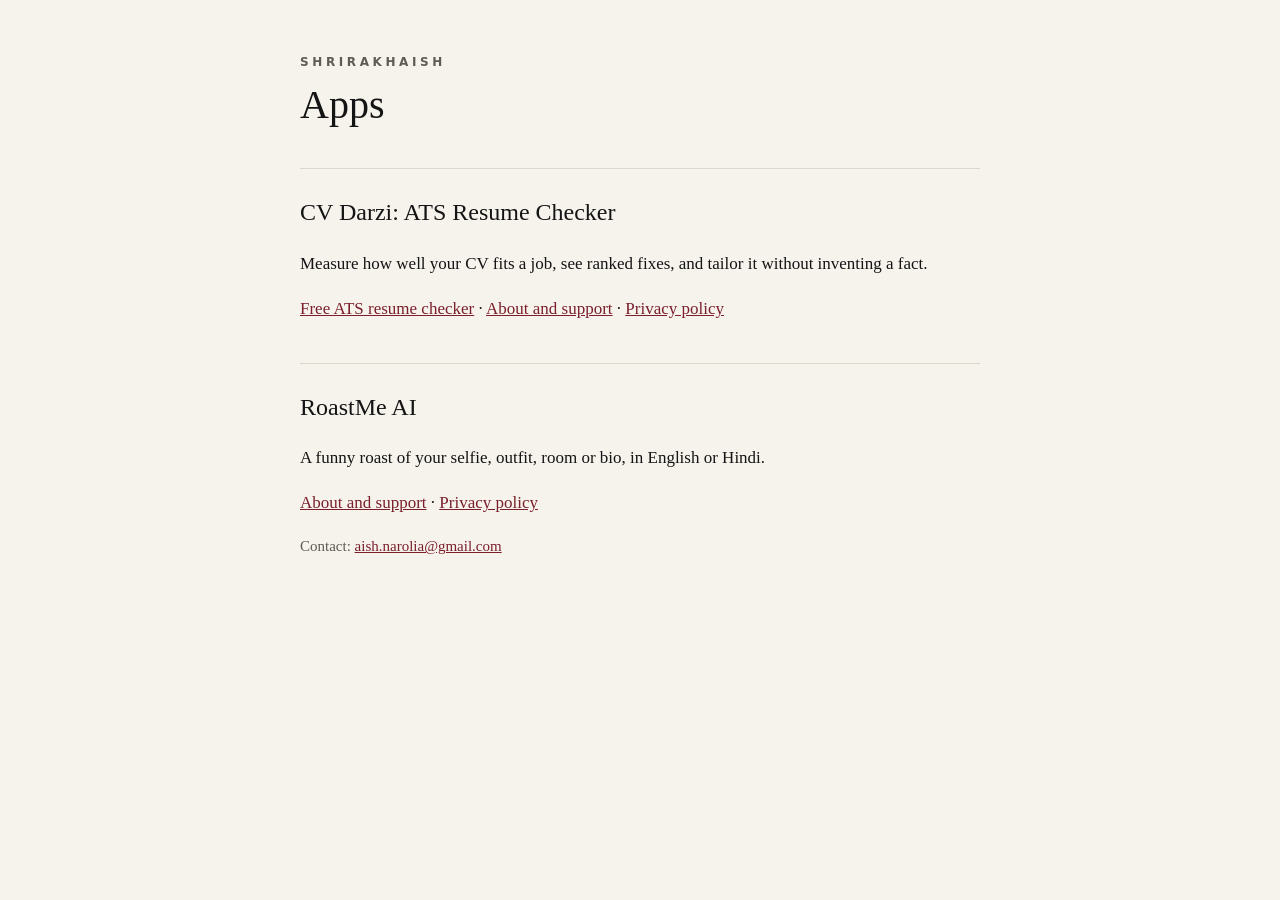
<file: index.html>
<!doctype html><html lang="en"><meta charset="utf-8"><meta name="viewport" content="width=device-width,initial-scale=1">
<title>ShriRakhAish · Apps</title><link rel="stylesheet" href="/style.css">
<main><div class="cap">ShriRakhAish</div><h1>Apps</h1>
<h2>CV Darzi: ATS Resume Checker</h2><p>Measure how well your CV fits a job, see ranked fixes, and tailor it without inventing a fact.</p>
<p><a href="/cvdarzi/ats-checker/">Free ATS resume checker</a> · <a href="/cvdarzi/">About and support</a> · <a href="/cvdarzi/privacy.html">Privacy policy</a></p>
<h2>RoastMe AI</h2><p>A funny roast of your selfie, outfit, room or bio, in English or Hindi.</p>
<p><a href="/roastme/">About and support</a> · <a href="/roastme/privacy.html">Privacy policy</a></p>
<p class="muted">Contact: <a href="mailto:aish.narolia@gmail.com">aish.narolia@gmail.com</a></p></main></html>
</file>
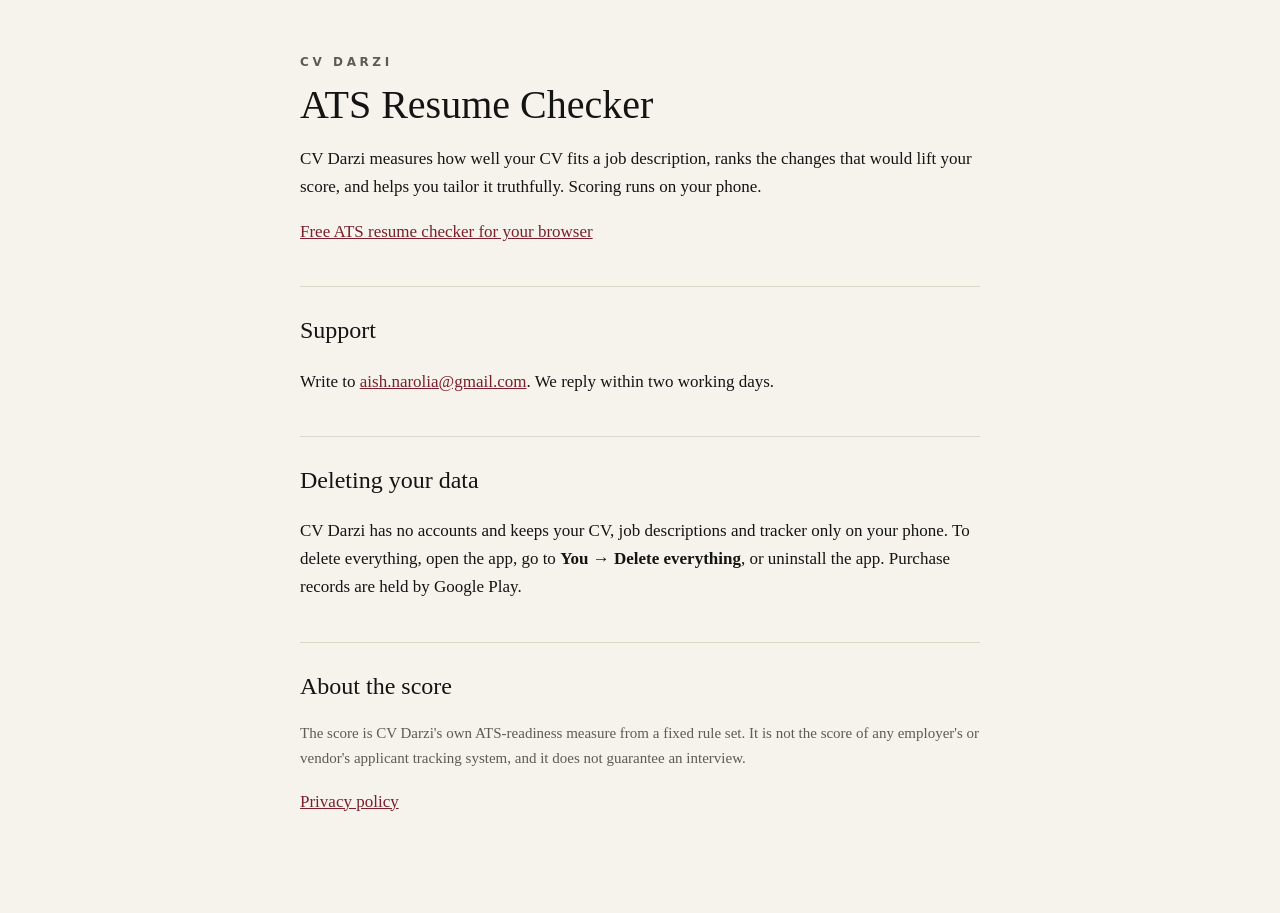
<file: cvdarzi/index.html>
<!doctype html><html lang="en"><meta charset="utf-8"><meta name="viewport" content="width=device-width,initial-scale=1">
<title>CV Darzi · Support</title><link rel="stylesheet" href="/style.css">
<main><div class="cap">CV Darzi</div><h1>ATS Resume Checker</h1>
<p>CV Darzi measures how well your CV fits a job description, ranks the changes that would lift your score, and helps you tailor it truthfully. Scoring runs on your phone.</p>
<p><a href="/cvdarzi/ats-checker/">Free ATS resume checker for your browser</a></p>
<h2>Support</h2><p>Write to <a href="mailto:aish.narolia@gmail.com">aish.narolia@gmail.com</a>. We reply within two working days.</p>
<h2>Deleting your data</h2><p>CV Darzi has no accounts and keeps your CV, job descriptions and tracker only on your phone. To delete everything, open the app, go to <b>You → Delete everything</b>, or uninstall the app. Purchase records are held by Google Play.</p>
<h2>About the score</h2><p class="muted">The score is CV Darzi's own ATS-readiness measure from a fixed rule set. It is not the score of any employer's or vendor's applicant tracking system, and it does not guarantee an interview.</p>
<p><a href="/cvdarzi/privacy.html">Privacy policy</a></p></main></html>
</file>
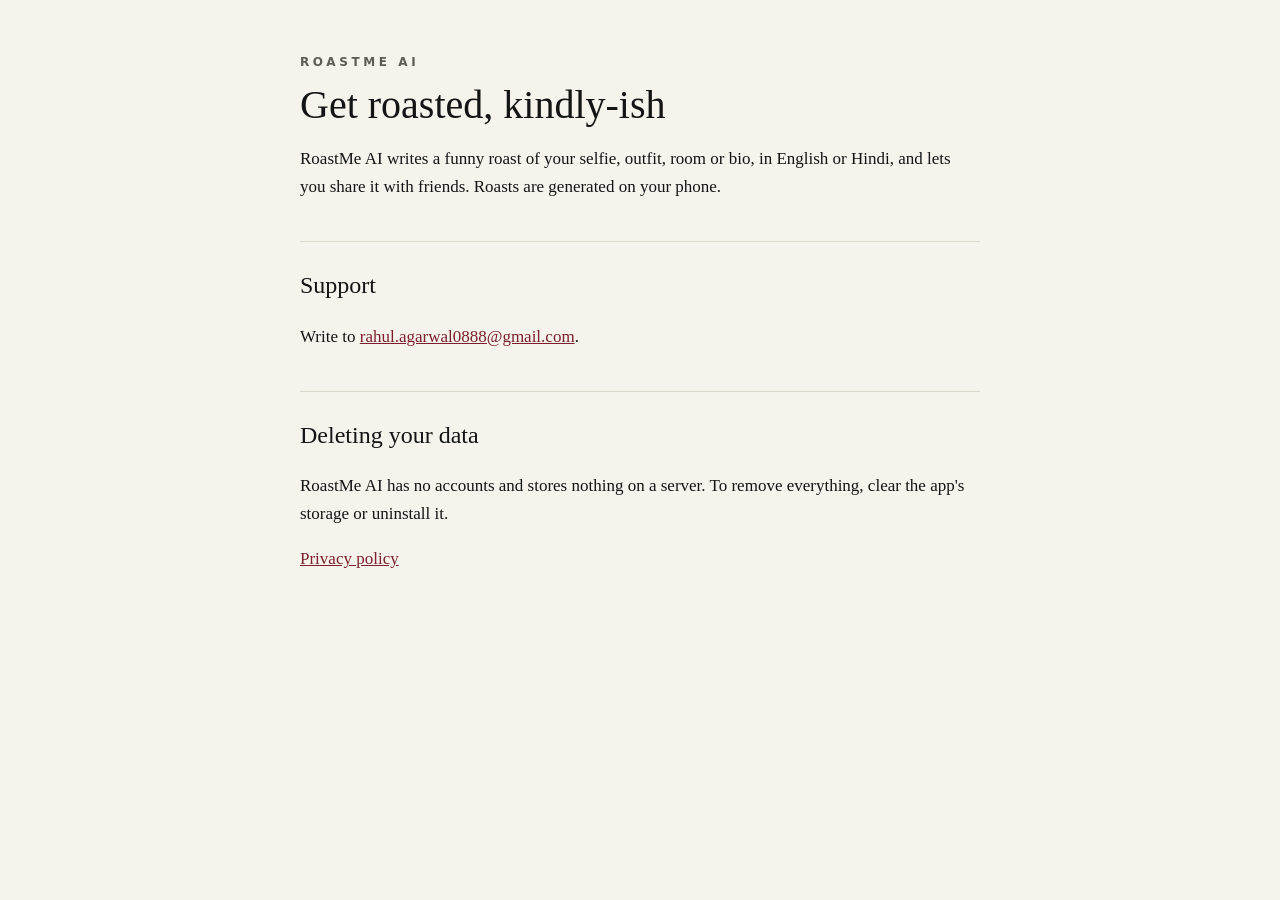
<file: roastme/index.html>
<!doctype html><html lang="en"><meta charset="utf-8"><meta name="viewport" content="width=device-width,initial-scale=1">
<title>RoastMe AI · Support</title><link rel="stylesheet" href="/style.css">
<main><div class="cap">RoastMe AI</div><h1>Get roasted, kindly-ish</h1>
<p>RoastMe AI writes a funny roast of your selfie, outfit, room or bio, in English or Hindi, and lets you share it with friends. Roasts are generated on your phone.</p>
<h2>Support</h2><p>Write to <a href="mailto:rahul.agarwal0888@gmail.com">rahul.agarwal0888@gmail.com</a>.</p>
<h2>Deleting your data</h2><p>RoastMe AI has no accounts and stores nothing on a server. To remove everything, clear the app's storage or uninstall it.</p>
<p><a href="/roastme/privacy.html">Privacy policy</a></p></main></html>
</file>
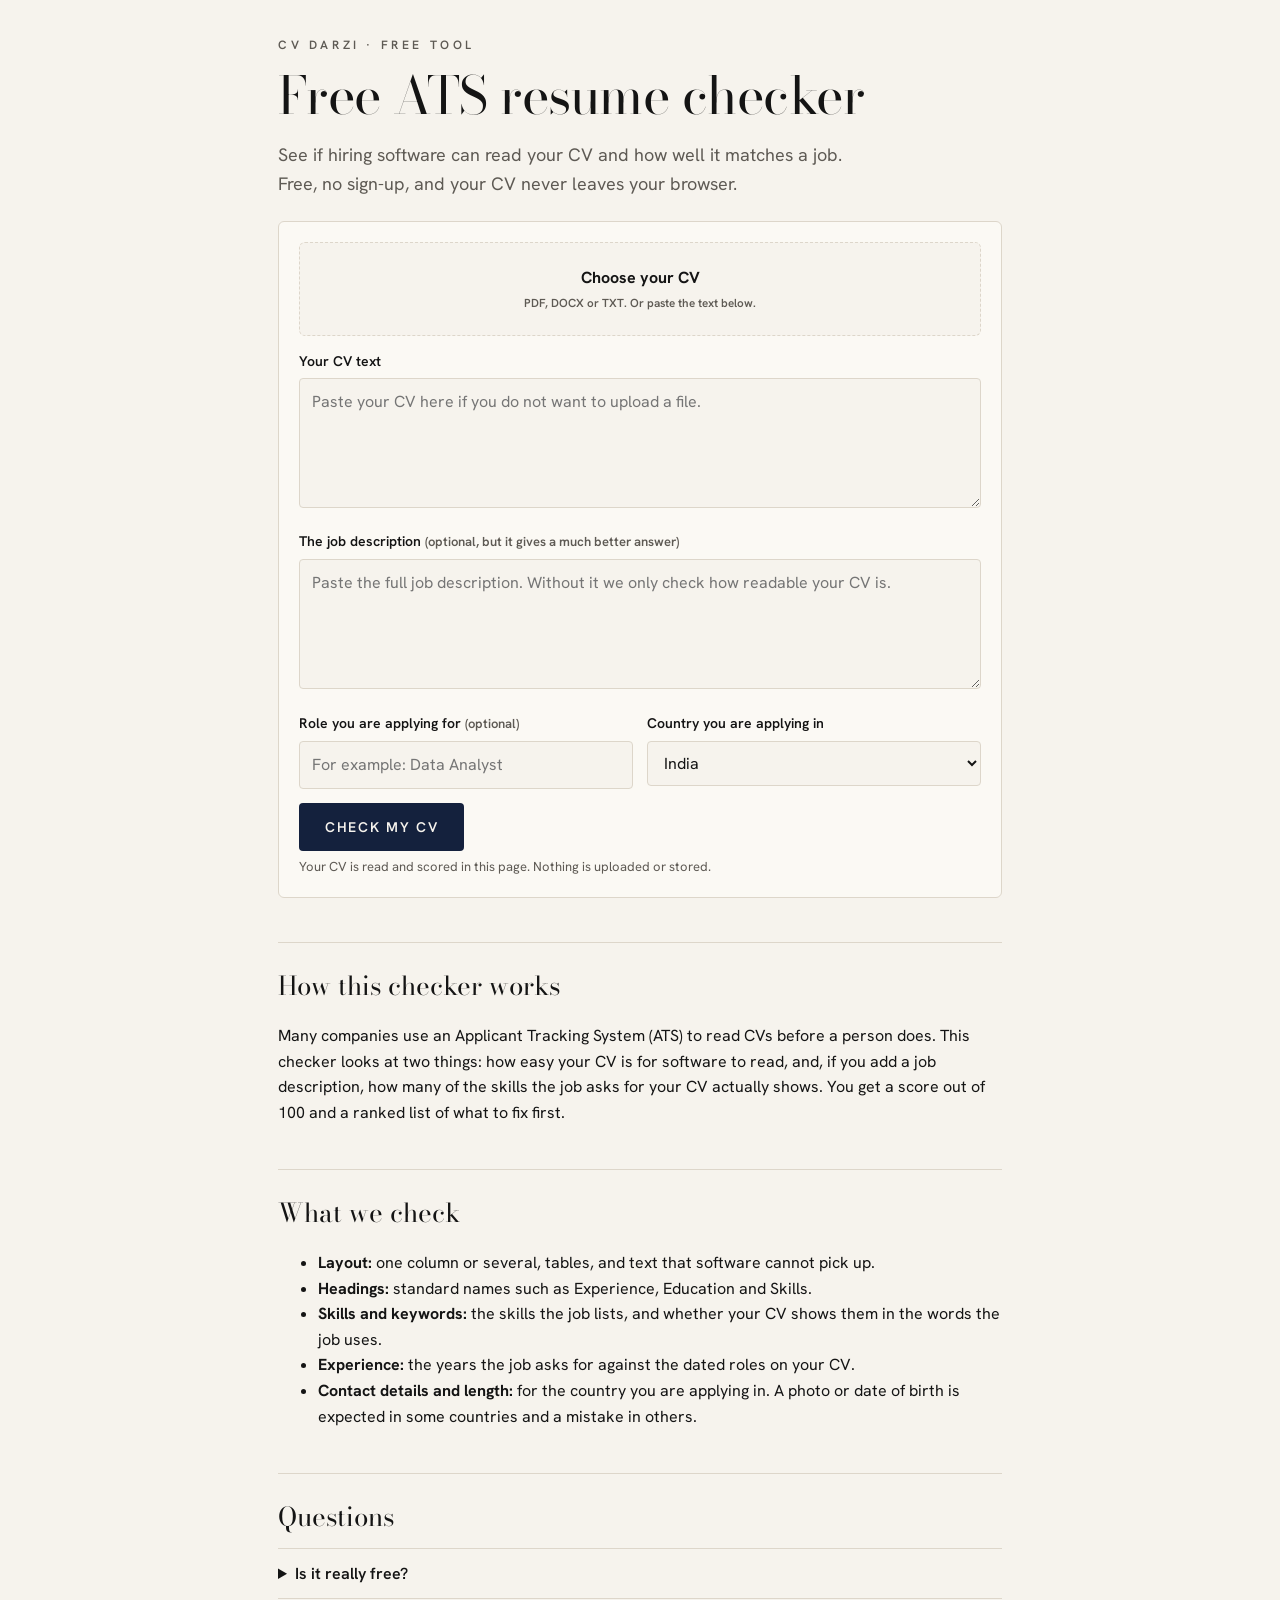
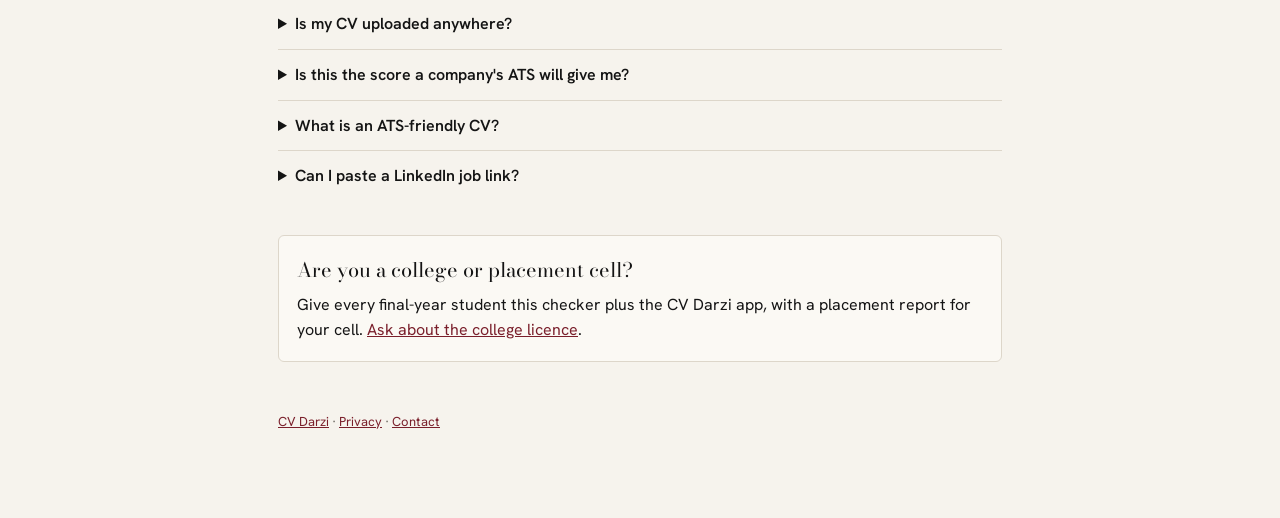
<file: cvdarzi/ats-checker/index.html>
<!doctype html>
<html lang="en">
<head>
<meta charset="utf-8">
<meta name="viewport" content="width=device-width,initial-scale=1">
<title>Free ATS Resume Checker: see if your CV passes (no sign-up) | CV Darzi</title>
<meta name="description" content="Free ATS resume checker. Upload your CV (PDF, DOCX or text), add a job description and see in seconds how well it matches and whether hiring software can read it. Nothing is uploaded: it runs in your browser.">
<link rel="canonical" href="https://aishnarolia-blip.github.io/cvdarzi/ats-checker/">
<meta property="og:title" content="Free ATS Resume Checker | CV Darzi">
<meta property="og:description" content="Check your CV against a job in seconds. Free, no sign-up, nothing is uploaded.">
<meta property="og:type" content="website">
<meta name="theme-color" content="#F6F3ED">
<link rel="preconnect" href="https://fonts.googleapis.com"><link rel="preconnect" href="https://fonts.gstatic.com" crossorigin>
<link rel="stylesheet" href="https://fonts.googleapis.com/css2?family=Bodoni+Moda:wght@400;500&family=Hanken+Grotesk:wght@400;500;600&display=swap">
<script type="application/ld+json">
{"@context":"https://schema.org","@type":"WebApplication","name":"CV Darzi ATS Resume Checker","applicationCategory":"BusinessApplication","operatingSystem":"Any","offers":{"@type":"Offer","price":"0","priceCurrency":"INR"},"description":"Free ATS resume checker that scores a CV against a job description and checks whether applicant tracking software can read it."}
</script>
<script type="application/ld+json">
{"@context":"https://schema.org","@type":"FAQPage","mainEntity":[
{"@type":"Question","name":"What is an ATS?","acceptedAnswer":{"@type":"Answer","text":"An Applicant Tracking System is software many companies use to collect and read CVs before a person does. It works best with a simple layout, standard headings and the same words the job description uses."}},
{"@type":"Question","name":"Is this checker really free?","acceptedAnswer":{"@type":"Answer","text":"Yes. You can check as many CVs as you like with no sign-up. The full list of fixes and the CV rewriting tools are in the CV Darzi app."}},
{"@type":"Question","name":"Is my CV uploaded anywhere?","acceptedAnswer":{"@type":"Answer","text":"No. Your CV is read and scored inside your own browser. It is not sent to any server."}},
{"@type":"Question","name":"Is this the same score an employer's ATS gives?","acceptedAnswer":{"@type":"Answer","text":"No. The score is CV Darzi's own measure from a fixed set of rules. No employer or ATS vendor publishes its scoring, so no tool can show you theirs. It shows how well your CV matches the job and how easy it is for software to read."}},
{"@type":"Question","name":"What makes a CV ATS-friendly?","acceptedAnswer":{"@type":"Answer","text":"One column, real text (not pictures), standard headings such as Experience, Education and Skills, dates in a clear format, and the skills the job asks for written the way the job writes them."}}
]}
</script>
<style>
:root{--bg:#F6F3ED;--panel:#FBF9F4;--ink:#141414;--muted:#5E5A54;--line:#DDD6CA;--accent:#7A1F2B;--navy:#14213D;--ok:#2F7D57;--warn:#B0561F;color-scheme:light}
@media (prefers-color-scheme:dark){:root{--bg:#0B1220;--panel:#111A2E;--ink:#F3EEE4;--muted:#A3ACBD;--line:#26324A;--accent:#D4B27A;--navy:#D4B27A;--ok:#5FCF9D;--warn:#FF8A52;color-scheme:dark}}
*{box-sizing:border-box}
body{margin:0;background:var(--bg);color:var(--ink);font:16px/1.6 'Hanken Grotesk',system-ui,sans-serif}
main{max-width:760px;margin:0 auto;padding:36px 18px 72px}
.cap{font-size:12px;letter-spacing:.3em;text-transform:uppercase;color:var(--muted);font-weight:600}
h1{font-family:'Bodoni Moda',Georgia,serif;font-weight:400;font-size:clamp(34px,7vw,52px);line-height:1.08;margin:12px 0 10px;letter-spacing:-.01em}
h2{font-family:'Bodoni Moda',Georgia,serif;font-weight:400;font-size:26px;margin:44px 0 10px;padding-top:22px;border-top:1px solid var(--line)}
.lede{color:var(--muted);font-size:18px;max-width:60ch}
.card{background:var(--panel);border:1px solid var(--line);border-radius:6px;padding:20px;margin-top:22px}
label,.lab{display:block;font-weight:600;font-size:14px;margin:0 0 6px}
.hint{color:var(--muted);font-size:13px;margin:6px 0 0}
textarea,select,input[type=text]{width:100%;font:inherit;color:var(--ink);background:var(--bg);border:1px solid var(--line);border-radius:4px;padding:10px 12px}
textarea{min-height:130px;resize:vertical}
textarea:focus-visible,select:focus-visible,input:focus-visible,button:focus-visible,a:focus-visible,.drop:focus-visible{outline:2px solid var(--accent);outline-offset:2px}
.drop{display:block;border:1.5px dashed var(--line);border-radius:6px;padding:22px 16px;text-align:center;cursor:pointer;background:var(--bg)}
.drop:hover,.drop.on{border-color:var(--accent)}
.drop b{display:block;font-size:16px}
.drop small{color:var(--muted)}
.row{display:grid;grid-template-columns:1fr 1fr;gap:14px;margin-top:16px}
@media(max-width:560px){.row{grid-template-columns:1fr}}
.btn{display:inline-flex;align-items:center;justify-content:center;min-height:48px;padding:0 26px;border:0;border-radius:4px;background:var(--navy);color:var(--bg);font:600 14px 'Hanken Grotesk',system-ui,sans-serif;letter-spacing:.12em;text-transform:uppercase;cursor:pointer;text-decoration:none}
.btn.out{background:none;border:1px solid var(--navy);color:var(--navy)}
.btn[disabled]{opacity:.55;cursor:wait}
.note{color:var(--muted);font-size:13px}
.err{color:var(--warn);font-weight:600;margin:10px 0 0}
#res{display:none}
.score{display:flex;align-items:baseline;gap:8px;flex-wrap:wrap}
.big{font-family:'Bodoni Moda',Georgia,serif;font-size:84px;line-height:1}
.of{color:var(--muted);font-size:22px}
.verdict{font-size:18px;margin:4px 0 14px}
.bar{height:8px;border-radius:4px;background:var(--line);overflow:hidden;margin:6px 0 14px}
.bar i{display:block;height:100%;background:var(--accent);width:0;transition:width .6s}
.parts{display:grid;grid-template-columns:repeat(3,1fr);gap:10px;margin:14px 0}
@media(max-width:560px){.parts{grid-template-columns:1fr}}
.part{border:1px solid var(--line);border-radius:4px;padding:10px 12px;background:var(--bg)}
.part b{display:block;font-size:26px;font-family:'Bodoni Moda',Georgia,serif;font-weight:400}
.part span{font-size:13px;color:var(--muted)}
.fix{border-top:1px solid var(--line);padding:14px 0}
.fix h3{font-size:16px;margin:0 0 4px;display:flex;gap:10px;justify-content:space-between}
.fix .pts{color:var(--ok);font-weight:600;white-space:nowrap}
.fix p{margin:3px 0;font-size:15px}
.lock{border:1px dashed var(--accent);border-radius:6px;padding:18px;margin-top:14px;background:var(--bg)}
.lock h3{margin:0 0 6px;font-family:'Bodoni Moda',Georgia,serif;font-weight:400;font-size:22px}
.cta{display:flex;gap:12px;flex-wrap:wrap;margin-top:14px}
details{border-top:1px solid var(--line);padding:12px 0}
summary{cursor:pointer;font-weight:600}
details p{color:var(--muted);margin:8px 0 0}
footer{margin-top:50px;color:var(--muted);font-size:13px}
a{color:var(--accent)}
.college{margin-top:34px;border:1px solid var(--line);border-radius:6px;padding:18px;background:var(--panel)}
.college b{font-family:'Bodoni Moda',Georgia,serif;font-weight:400;font-size:20px}
</style>
</head>
<body>
<main>
  <div class="cap">CV Darzi · Free tool</div>
  <h1>Free ATS resume checker</h1>
  <p class="lede">See if hiring software can read your CV and how well it matches a job. Free, no sign-up, and your CV never leaves your browser.</p>

  <form class="card" id="form" novalidate>
    <label class="drop" id="drop" tabindex="0" for="file">
      <b id="dropT">Choose your CV</b>
      <small id="dropS">PDF, DOCX or TXT. Or paste the text below.</small>
      <input id="file" type="file" accept=".pdf,.docx,.txt,application/pdf,application/vnd.openxmlformats-officedocument.wordprocessingml.document,text/plain" hidden>
    </label>
    <div style="margin-top:14px">
      <label for="cv">Your CV text</label>
      <textarea id="cv" placeholder="Paste your CV here if you do not want to upload a file."></textarea>
    </div>
    <div style="margin-top:14px">
      <label for="jd">The job description <span class="note">(optional, but it gives a much better answer)</span></label>
      <textarea id="jd" placeholder="Paste the full job description. Without it we only check how readable your CV is."></textarea>
    </div>
    <div class="row">
      <div><label for="role">Role you are applying for <span class="note">(optional)</span></label><input type="text" id="role" placeholder="For example: Data Analyst" maxlength="90" autocomplete="off"></div>
      <div><label for="mk">Country you are applying in</label>
        <select id="mk"><option value="IN">India</option><option value="US">United States</option><option value="UK">United Kingdom</option><option value="EU">Europe</option><option value="CA">Canada</option><option value="AU">Australia</option></select></div>
    </div>
    <p class="err" id="err" role="alert" hidden></p>
    <div class="cta"><button class="btn" id="go" type="submit">Check my CV</button></div>
    <p class="hint">Your CV is read and scored in this page. Nothing is uploaded or stored.</p>
  </form>

  <section id="res" class="card" aria-live="polite">
    <div class="lab" id="resLab">Your result</div>
    <div class="score"><span class="big" id="sc">0</span><span class="of">/100</span></div>
    <p class="verdict" id="vd"></p>
    <div class="bar" aria-hidden="true"><i id="barf"></i></div>
    <div class="parts" id="parts"></div>
    <div id="fixes"></div>
    <div class="lock" id="lock">
      <h3 id="lockT">Get every fix, and a finished CV</h3>
      <p id="lockP" class="note" style="font-size:15px"></p>
      <div class="cta">
        <a class="btn" id="appBtn" href="#">Get the CV Darzi app</a>
      </div>
      <p class="note" style="margin-top:10px">In the app: all fixes with how to do each, your weak lines rewritten for the job, a summary written for it, and your finished CV in 10 ATS-readable designs.</p>
    </div>
    <p class="note">This score is CV Darzi's own measure from a fixed set of rules. It is not the score of any employer's ATS, which no one can see.</p>
  </section>

  <h2>How this checker works</h2>
  <p>Many companies use an Applicant Tracking System (ATS) to read CVs before a person does. This checker looks at two things: how easy your CV is for software to read, and, if you add a job description, how many of the skills the job asks for your CV actually shows. You get a score out of 100 and a ranked list of what to fix first.</p>

  <h2>What we check</h2>
  <ul>
    <li><b>Layout:</b> one column or several, tables, and text that software cannot pick up.</li>
    <li><b>Headings:</b> standard names such as Experience, Education and Skills.</li>
    <li><b>Skills and keywords:</b> the skills the job lists, and whether your CV shows them in the words the job uses.</li>
    <li><b>Experience:</b> the years the job asks for against the dated roles on your CV.</li>
    <li><b>Contact details and length:</b> for the country you are applying in. A photo or date of birth is expected in some countries and a mistake in others.</li>
  </ul>

  <h2>Questions</h2>
  <details><summary>Is it really free?</summary><p>Yes. Check as many CVs as you like, with no sign-up. The full fix list and the CV rewriting tools are in the CV Darzi app.</p></details>
  <details><summary>Is my CV uploaded anywhere?</summary><p>No. The file is read in your browser and the score is worked out there. Close the page and it is gone.</p></details>
  <details><summary>Is this the score a company's ATS will give me?</summary><p>No. Employers and ATS vendors do not publish how they score, so no tool can show you theirs. This shows how well your CV fits the job and how readable it is, which is what decides most rejections before a person looks.</p></details>
  <details><summary>What is an ATS-friendly CV?</summary><p>One column, real text instead of pictures, standard headings, clear dates, and the skills the job asks for written the way the job writes them. Fancy templates with columns, icons and graphics are the most common reason a good CV is read wrongly.</p></details>
  <details><summary>Can I paste a LinkedIn job link?</summary><p>Not on this page: paste the job description text. The CV Darzi app reads job links from LinkedIn, Naukri, Indeed and company sites for you.</p></details>

  <div class="college">
    <b>Are you a college or placement cell?</b>
    <p style="margin:6px 0 0">Give every final-year student this checker plus the CV Darzi app, with a placement report for your cell. <a href="mailto:aish.narolia@gmail.com?subject=CV%20Darzi%20for%20our%20college">Ask about the college licence</a>.</p>
  </div>

  <footer>
    <p><a href="/cvdarzi/">CV Darzi</a> · <a href="/cvdarzi/privacy.html">Privacy</a> · <a href="mailto:aish.narolia@gmail.com">Contact</a></p>
  </footer>
</main>

<script type="module">
import { score } from './js/scorer.js';
import { readCvFile } from './js/parse.js';
/* Set LIVE to true and APP_URL to the public Play Store link when CV Darzi is in production. */
const LIVE = false;
const APP_URL = 'https://play.google.com/store/apps/details?id=com.cvdarzi.app&referrer=utm_source%3Dweb_checker%26utm_medium%3Dseo';
const $ = (id) => document.getElementById(id);
const err = (m) => { $('err').hidden = !m; $('err').textContent = m || ''; };
let meta = {};
let busy = false;

function setApp() {
  const b = $('appBtn');
  if (LIVE) { b.href = APP_URL; b.textContent = 'Get the CV Darzi app on Google Play'; }
  else { b.href = 'mailto:aish.narolia@gmail.com?subject=CV%20Darzi%20early%20access&body=Please%20add%20me%20to%20the%20CV%20Darzi%20Android%20early-access%20list.'; b.textContent = 'Get early access to the app'; }
}
setApp();

async function takeFile(f) {
  if (!f) return;
  err('');
  $('dropT').textContent = f.name;
  $('dropS').textContent = 'Reading…';
  try {
    const r = await readCvFile(f);
    if (!r.text || r.text.replace(/\s/g, '').length < 80) throw new Error('We could not find readable text in this file. If it is a scanned picture, software cannot read it either. Try a text-based PDF or paste the text.');
    $('cv').value = r.text; meta = r.meta || {};
    $('dropS').textContent = 'Read. Check the text below, then press Check my CV.';
  } catch (e) {
    $('dropT').textContent = 'Choose your CV'; $('dropS').textContent = 'PDF, DOCX or TXT. Or paste the text below.';
    err(e.message || 'We could not read this file. Please paste the text instead.');
  }
}
$('file').addEventListener('change', () => takeFile($('file').files[0]));
$('drop').addEventListener('keydown', (e) => { if (e.key === 'Enter' || e.key === ' ') { e.preventDefault(); $('file').click(); } });
['dragover', 'dragenter'].forEach((ev) => $('drop').addEventListener(ev, (e) => { e.preventDefault(); $('drop').classList.add('on'); }));
['dragleave', 'drop'].forEach((ev) => $('drop').addEventListener(ev, () => $('drop').classList.remove('on')));
$('drop').addEventListener('drop', (e) => { e.preventDefault(); takeFile(e.dataTransfer.files[0]); });
$('cv').addEventListener('input', () => { meta = {}; });

const esc = (s) => String(s ?? '').replace(/[&<>"]/g, (c) => ({ '&': '&amp;', '<': '&lt;', '>': '&gt;', '"': '&quot;' }[c]));

$('form').addEventListener('submit', (e) => {
  e.preventDefault();
  if (busy) return;
  err('');
  const cv = $('cv').value.trim();
  const jd = $('jd').value.trim();
  if (cv.replace(/\s/g, '').length < 80) { err('Add your CV first: choose a file or paste the text.'); $('cv').focus(); return; }
  if (jd && jd.length < 60) { err('That job description is very short. Paste the full description, or leave it empty to only check readability.'); $('jd').focus(); return; }
  busy = true; $('go').disabled = true; $('go').textContent = 'Checking…';
  setTimeout(() => {
    try { show(score({ cvText: cv, jdText: jd, market: $('mk').value, meta, role: $('role').value.trim() }), !!jd); }
    catch (x) { err('Something went wrong reading that CV. Please try pasting the text.'); }
    busy = false; $('go').disabled = false; $('go').textContent = 'Check my CV';
  }, 300);
});

function show(r, hasJd) {
  const headline = hasJd ? r.score : r.parts.ats;
  $('resLab').textContent = hasJd ? `Match with ${r.role || 'this job'}` : 'How readable your CV is for hiring software';
  $('sc').textContent = headline;
  $('barf').style.width = '0%'; requestAnimationFrame(() => { $('barf').style.width = headline + '%'; });
  const v = headline >= 80 ? 'Strong' : headline >= 65 ? 'Good' : headline >= 50 ? 'Fair' : 'Weak';
  $('vd').textContent = hasJd ? `${v} match. ${r.projected > r.score ? `If the fixes below are true for you, it can reach about ${r.projected}.` : 'Your CV fits this job well.'}` : `${v} readability. Add the job description to see how well your CV matches a job.`;
  $('parts').innerHTML = (hasJd ? [['Skills match', r.parts.skills], ['Experience', r.parts.experience]] : []).concat([['Easy for software to read', r.parts.ats]]).map(([t, n]) => `<div class="part"><b>${n}</b><span>${t}</span></div>`).join('');
  const fx = hasJd ? r.alterations : r.alterations.filter((a) => a.kind === 'ats');
  const shown = fx.slice(0, 3);
  $('fixes').innerHTML = fx.length
    ? `<div class="lab" style="margin-top:14px">${hasJd ? 'What to fix first' : 'What to fix first'} (${fx.length})</div>` + shown.map((a, i) => `<div class="fix"><h3><span>${i + 1}. ${esc(a.title)}</span><span class="pts">+${a.points}</span></h3><p>${esc(a.detail)}</p><p><b>How:</b> ${esc(a.fix)}</p></div>`).join('')
    : '<p class="verdict" style="margin-top:14px">Nothing to fix. Your CV is ready to send.</p>';
  const more = fx.length - shown.length;
  $('lock').style.display = 'block';
  $('lockT').textContent = more > 0 ? `${more} more ${more === 1 ? 'fix' : 'fixes'}, and a finished CV` : 'Turn this into a finished CV';
  $('lockP').textContent = more > 0 ? 'The app shows every fix with how to do it, then rewrites your weak lines for this job.' : 'The app rewrites your weak lines for the job and gives you the finished CV in 10 ATS-readable designs.';
  const res = $('res'); res.style.display = 'block'; res.scrollIntoView({ behavior: matchMedia('(prefers-reduced-motion: reduce)').matches ? 'auto' : 'smooth', block: 'start' });
}
</script>
</body>
</html>
</file>
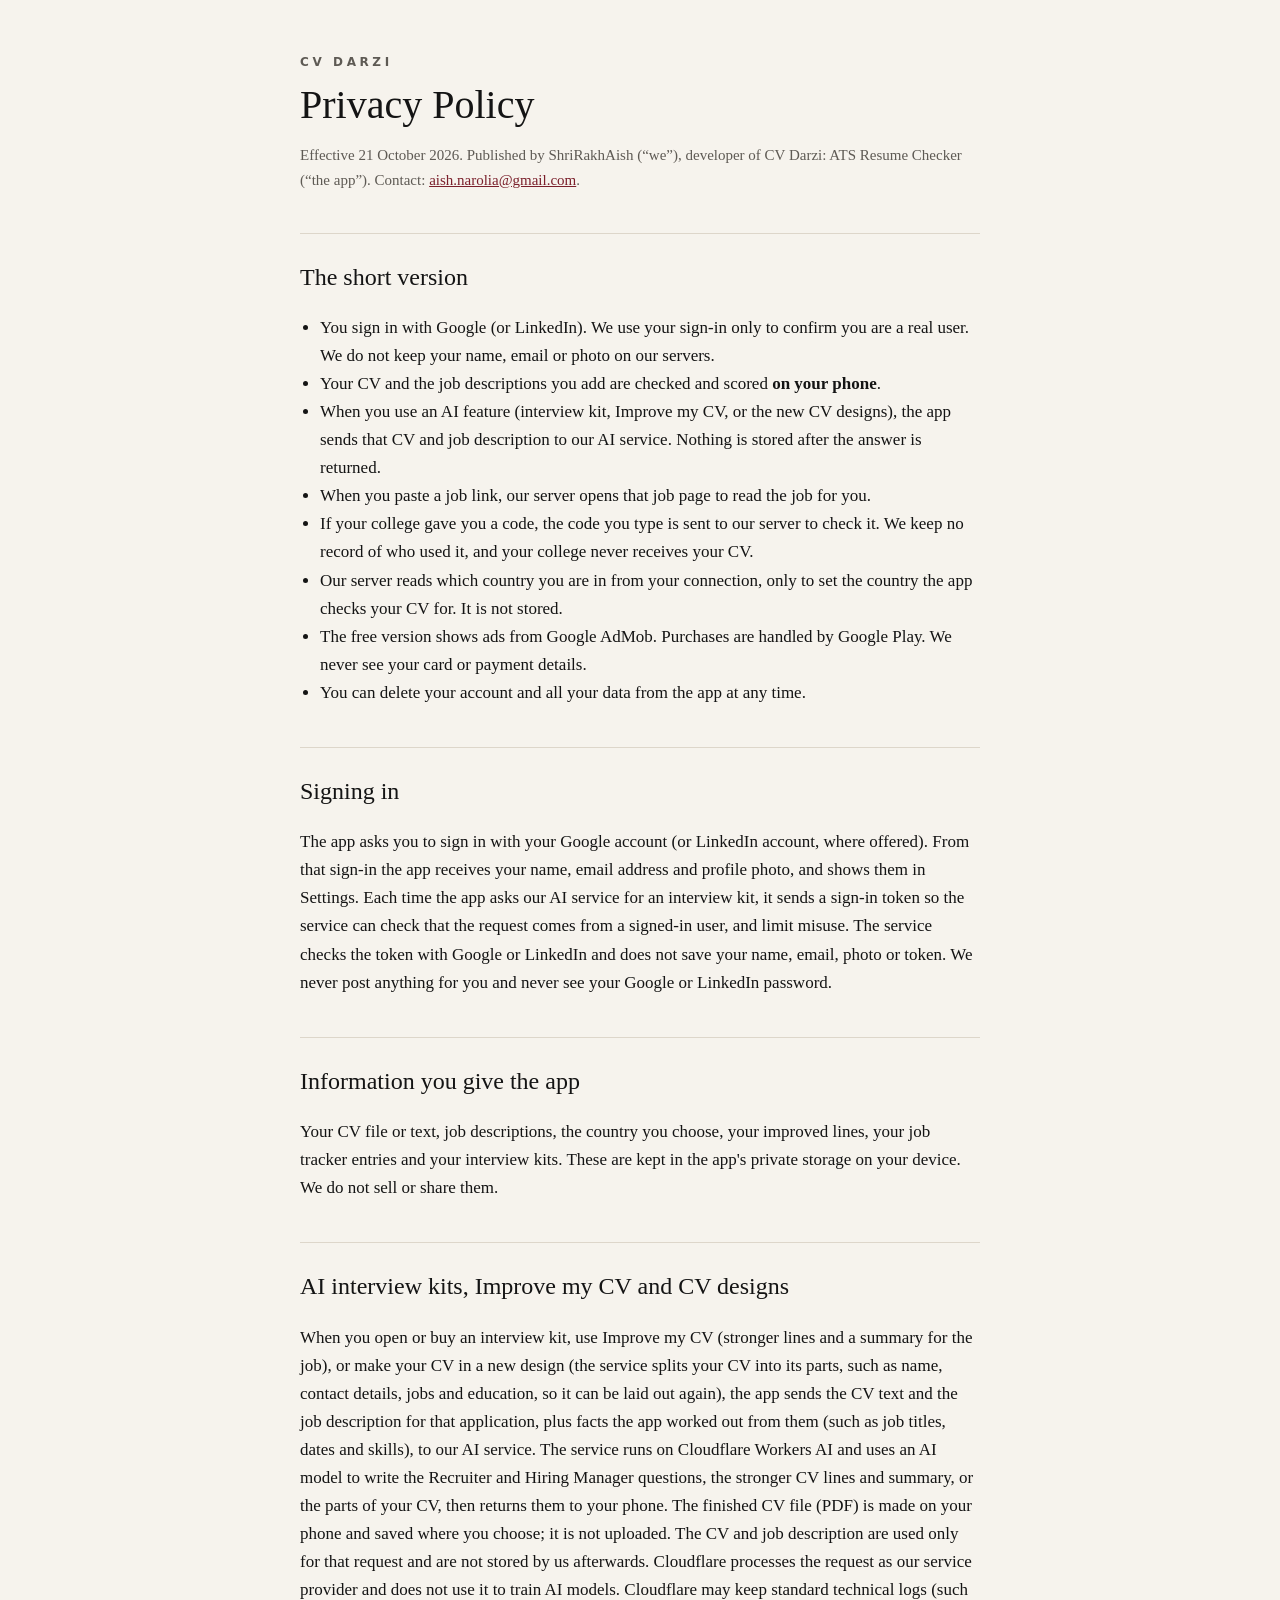
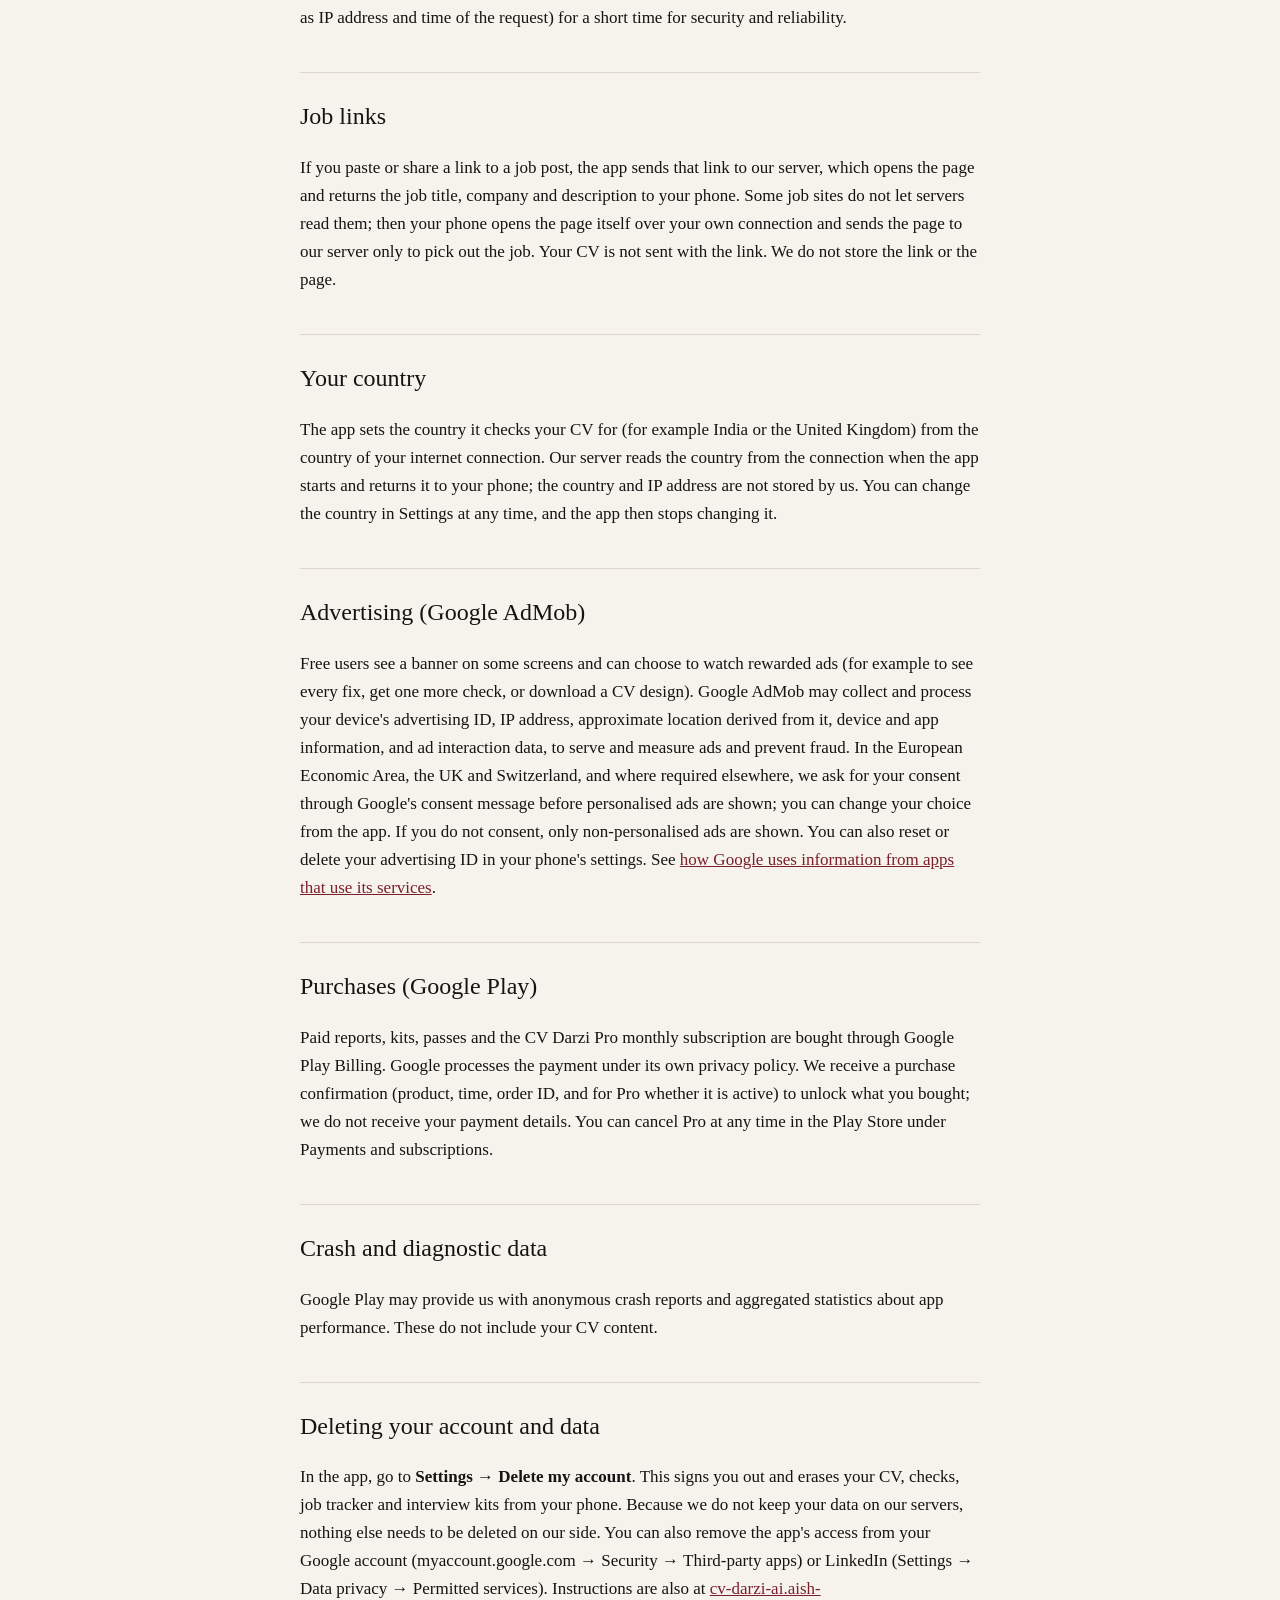
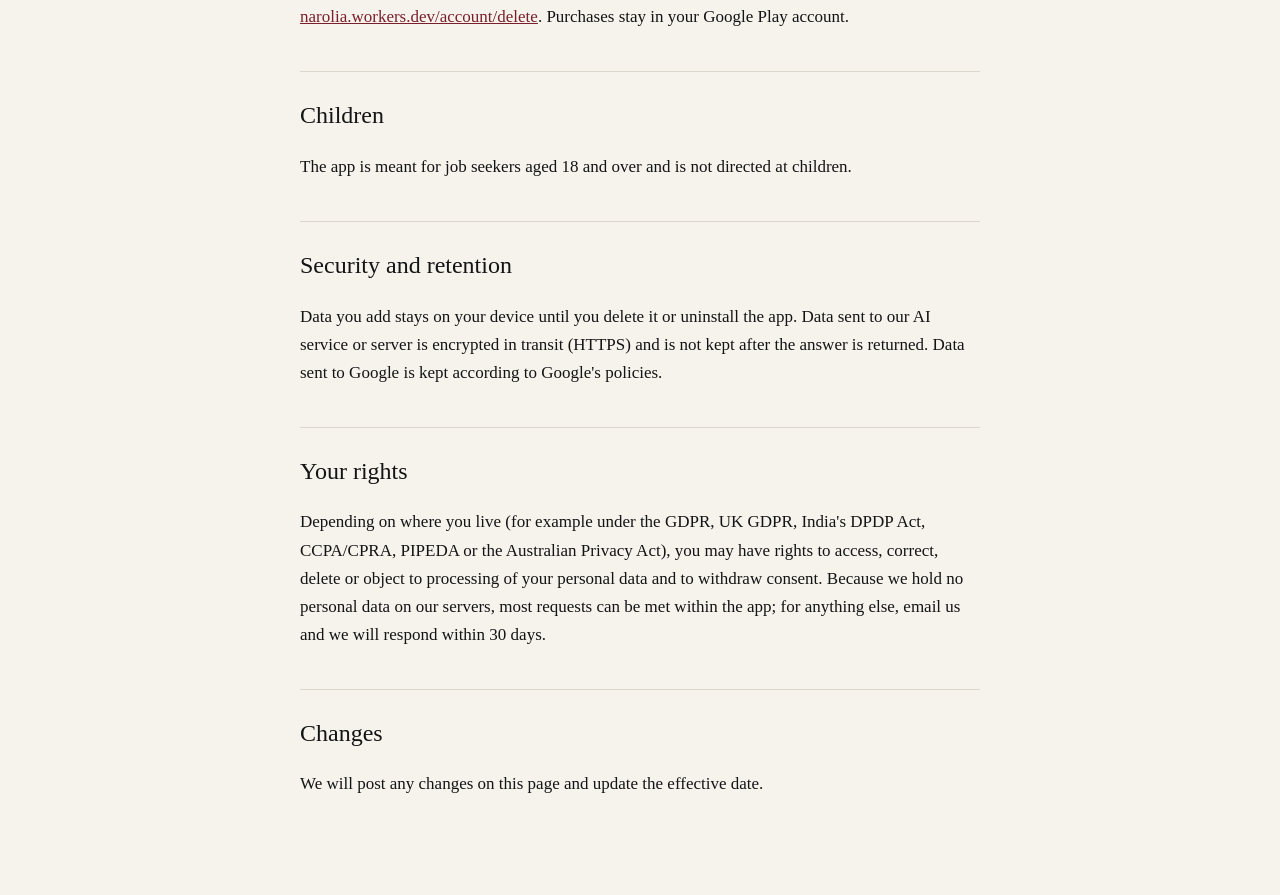
<file: cvdarzi/privacy.html>
<!doctype html><html lang="en"><meta charset="utf-8"><meta name="viewport" content="width=device-width,initial-scale=1">
<title>CV Darzi · Privacy Policy</title><link rel="stylesheet" href="/style.css">
<main><div class="cap">CV Darzi</div><h1>Privacy Policy</h1><p class="muted">Effective 21 October 2026. Published by ShriRakhAish (“we”), developer of CV Darzi: ATS Resume Checker (“the app”). Contact: <a href="mailto:aish.narolia@gmail.com">aish.narolia@gmail.com</a>.</p>

<h2>The short version</h2>
<ul><li>You sign in with Google (or LinkedIn). We use your sign-in only to confirm you are a real user. We do not keep your name, email or photo on our servers.</li>
<li>Your CV and the job descriptions you add are checked and scored <b>on your phone</b>.</li>
<li>When you use an AI feature (interview kit, Improve my CV, or the new CV designs), the app sends that CV and job description to our AI service. Nothing is stored after the answer is returned.</li>
<li>When you paste a job link, our server opens that job page to read the job for you.</li>
<li>If your college gave you a code, the code you type is sent to our server to check it. We keep no record of who used it, and your college never receives your CV.</li>
<li>Our server reads which country you are in from your connection, only to set the country the app checks your CV for. It is not stored.</li>
<li>The free version shows ads from Google AdMob. Purchases are handled by Google Play. We never see your card or payment details.</li>
<li>You can delete your account and all your data from the app at any time.</li></ul>

<h2>Signing in</h2>
<p>The app asks you to sign in with your Google account (or LinkedIn account, where offered). From that sign-in the app receives your name, email address and profile photo, and shows them in Settings. Each time the app asks our AI service for an interview kit, it sends a sign-in token so the service can check that the request comes from a signed-in user, and limit misuse. The service checks the token with Google or LinkedIn and does not save your name, email, photo or token. We never post anything for you and never see your Google or LinkedIn password.</p>

<h2>Information you give the app</h2>
<p>Your CV file or text, job descriptions, the country you choose, your improved lines, your job tracker entries and your interview kits. These are kept in the app's private storage on your device. We do not sell or share them.</p>

<h2>AI interview kits, Improve my CV and CV designs</h2>
<p>When you open or buy an interview kit, use Improve my CV (stronger lines and a summary for the job), or make your CV in a new design (the service splits your CV into its parts, such as name, contact details, jobs and education, so it can be laid out again), the app sends the CV text and the job description for that application, plus facts the app worked out from them (such as job titles, dates and skills), to our AI service. The service runs on Cloudflare Workers AI and uses an AI model to write the Recruiter and Hiring Manager questions, the stronger CV lines and summary, or the parts of your CV, then returns them to your phone. The finished CV file (PDF) is made on your phone and saved where you choose; it is not uploaded. The CV and job description are used only for that request and are not stored by us afterwards. Cloudflare processes the request as our service provider and does not use it to train AI models. Cloudflare may keep standard technical logs (such as IP address and time of the request) for a short time for security and reliability.</p>

<h2>Job links</h2>
<p>If you paste or share a link to a job post, the app sends that link to our server, which opens the page and returns the job title, company and description to your phone. Some job sites do not let servers read them; then your phone opens the page itself over your own connection and sends the page to our server only to pick out the job. Your CV is not sent with the link. We do not store the link or the page.</p>

<h2>Your country</h2>
<p>The app sets the country it checks your CV for (for example India or the United Kingdom) from the country of your internet connection. Our server reads the country from the connection when the app starts and returns it to your phone; the country and IP address are not stored by us. You can change the country in Settings at any time, and the app then stops changing it.</p>

<h2>Advertising (Google AdMob)</h2>
<p>Free users see a banner on some screens and can choose to watch rewarded ads (for example to see every fix, get one more check, or download a CV design). Google AdMob may collect and process your device's advertising ID, IP address, approximate location derived from it, device and app information, and ad interaction data, to serve and measure ads and prevent fraud. In the European Economic Area, the UK and Switzerland, and where required elsewhere, we ask for your consent through Google's consent message before personalised ads are shown; you can change your choice from the app. If you do not consent, only non-personalised ads are shown. You can also reset or delete your advertising ID in your phone's settings. See <a href="https://policies.google.com/technologies/partner-sites">how Google uses information from apps that use its services</a>.</p>

<h2>Purchases (Google Play)</h2>
<p>Paid reports, kits, passes and the CV Darzi Pro monthly subscription are bought through Google Play Billing. Google processes the payment under its own privacy policy. We receive a purchase confirmation (product, time, order ID, and for Pro whether it is active) to unlock what you bought; we do not receive your payment details. You can cancel Pro at any time in the Play Store under Payments and subscriptions.</p>

<h2>Crash and diagnostic data</h2>
<p>Google Play may provide us with anonymous crash reports and aggregated statistics about app performance. These do not include your CV content.</p>

<h2>Deleting your account and data</h2>
<p>In the app, go to <b>Settings → Delete my account</b>. This signs you out and erases your CV, checks, job tracker and interview kits from your phone. Because we do not keep your data on our servers, nothing else needs to be deleted on our side. You can also remove the app's access from your Google account (myaccount.google.com → Security → Third-party apps) or LinkedIn (Settings → Data privacy → Permitted services). Instructions are also at <a href="https://cv-darzi-ai.aish-narolia.workers.dev/account/delete">cv-darzi-ai.aish-narolia.workers.dev/account/delete</a>. Purchases stay in your Google Play account.</p>

<h2>Children</h2>
<p>The app is meant for job seekers aged 18 and over and is not directed at children.</p>

<h2>Security and retention</h2>
<p>Data you add stays on your device until you delete it or uninstall the app. Data sent to our AI service or server is encrypted in transit (HTTPS) and is not kept after the answer is returned. Data sent to Google is kept according to Google's policies.</p>

<h2>Your rights</h2>
<p>Depending on where you live (for example under the GDPR, UK GDPR, India's DPDP Act, CCPA/CPRA, PIPEDA or the Australian Privacy Act), you may have rights to access, correct, delete or object to processing of your personal data and to withdraw consent. Because we hold no personal data on our servers, most requests can be met within the app; for anything else, email us and we will respond within 30 days.</p>

<h2>Changes</h2>
<p>We will post any changes on this page and update the effective date.</p></main></html>
</file>
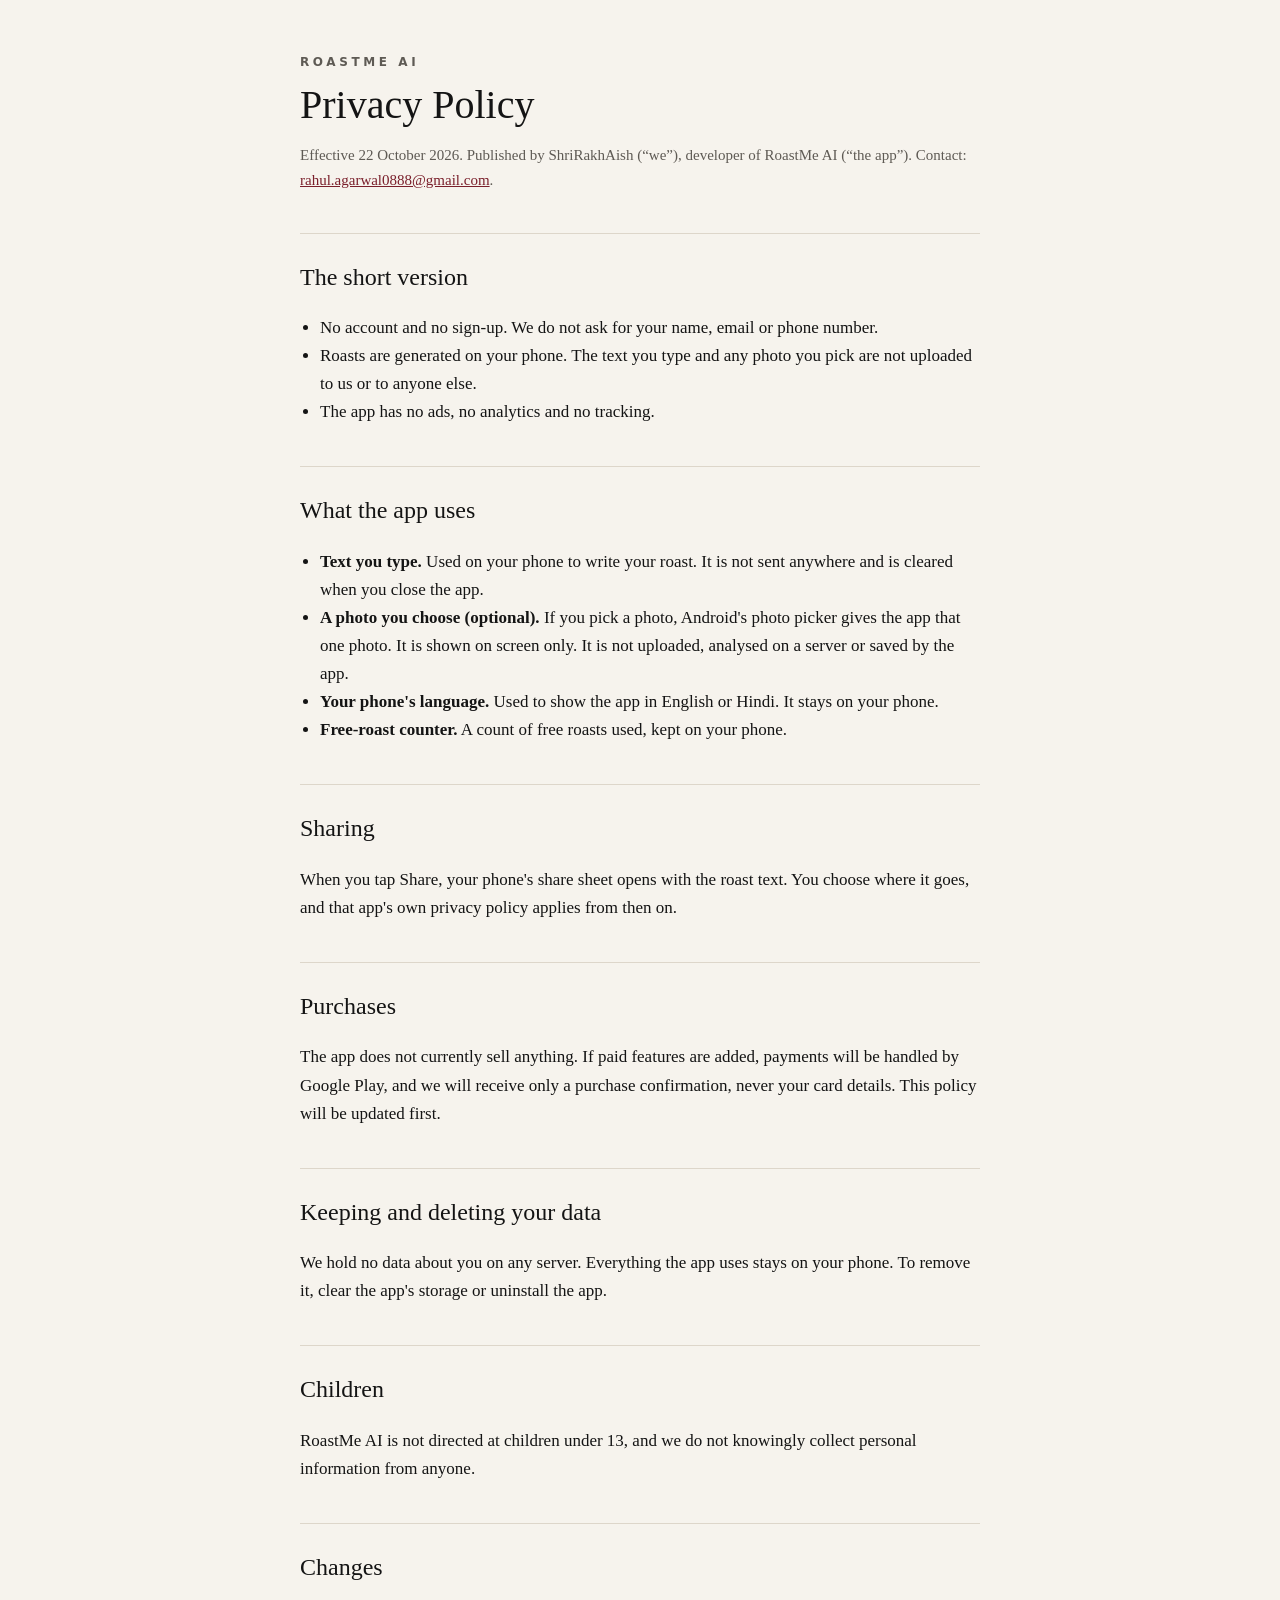
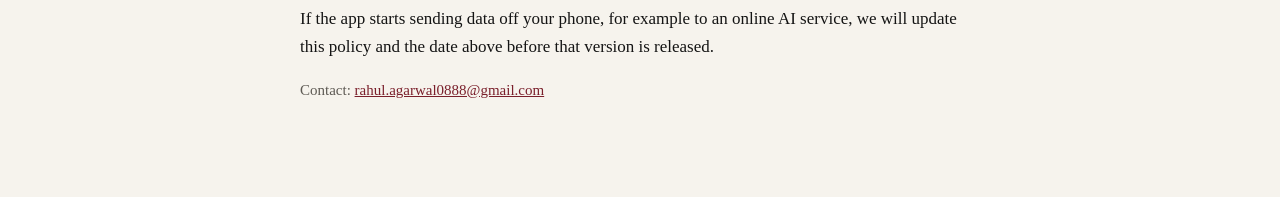
<file: roastme/privacy.html>
<!doctype html><html lang="en"><meta charset="utf-8"><meta name="viewport" content="width=device-width,initial-scale=1">
<title>RoastMe AI · Privacy Policy</title><link rel="stylesheet" href="/style.css">
<main><div class="cap">RoastMe AI</div><h1>Privacy Policy</h1><p class="muted">Effective 22 October 2026. Published by ShriRakhAish (“we”), developer of RoastMe AI (“the app”). Contact: <a href="mailto:rahul.agarwal0888@gmail.com">rahul.agarwal0888@gmail.com</a>.</p>

<h2>The short version</h2>
<ul>
<li>No account and no sign-up. We do not ask for your name, email or phone number.</li>
<li>Roasts are generated on your phone. The text you type and any photo you pick are not uploaded to us or to anyone else.</li>
<li>The app has no ads, no analytics and no tracking.</li>
</ul>

<h2>What the app uses</h2>
<ul>
<li><b>Text you type.</b> Used on your phone to write your roast. It is not sent anywhere and is cleared when you close the app.</li>
<li><b>A photo you choose (optional).</b> If you pick a photo, Android's photo picker gives the app that one photo. It is shown on screen only. It is not uploaded, analysed on a server or saved by the app.</li>
<li><b>Your phone's language.</b> Used to show the app in English or Hindi. It stays on your phone.</li>
<li><b>Free-roast counter.</b> A count of free roasts used, kept on your phone.</li>
</ul>

<h2>Sharing</h2>
<p>When you tap Share, your phone's share sheet opens with the roast text. You choose where it goes, and that app's own privacy policy applies from then on.</p>

<h2>Purchases</h2>
<p>The app does not currently sell anything. If paid features are added, payments will be handled by Google Play, and we will receive only a purchase confirmation, never your card details. This policy will be updated first.</p>

<h2>Keeping and deleting your data</h2>
<p>We hold no data about you on any server. Everything the app uses stays on your phone. To remove it, clear the app's storage or uninstall the app.</p>

<h2>Children</h2>
<p>RoastMe AI is not directed at children under 13, and we do not knowingly collect personal information from anyone.</p>

<h2>Changes</h2>
<p>If the app starts sending data off your phone, for example to an online AI service, we will update this policy and the date above before that version is released.</p>
<p class="muted">Contact: <a href="mailto:rahul.agarwal0888@gmail.com">rahul.agarwal0888@gmail.com</a></p></main></html>
</file>
<file: style.css>
:root{--bg:#F6F3ED;--ink:#141414;--muted:#5E5A54;--line:#DDD6CA;--accent:#7A1F2B}
@media (prefers-color-scheme:dark){:root{--bg:#0B1220;--ink:#F3EEE4;--muted:#A3ACBD;--line:#26324A;--accent:#D4B27A}}
*{box-sizing:border-box}body{margin:0;background:var(--bg);color:var(--ink);font:17px/1.65 Georgia,'Times New Roman',serif}
main{max-width:720px;margin:0 auto;padding:56px 20px 80px}
.cap{font:600 12px/1 system-ui,sans-serif;letter-spacing:.3em;text-transform:uppercase;color:var(--muted)}
h1{font-weight:400;font-size:40px;line-height:1.15;margin:14px 0 8px}h2{font-weight:400;font-size:24px;margin:40px 0 8px;padding-top:24px;border-top:1px solid var(--line)}
p,li{color:var(--ink)}.muted{color:var(--muted);font-size:15px}a{color:var(--accent)}ul{padding-left:20px}
</file>
